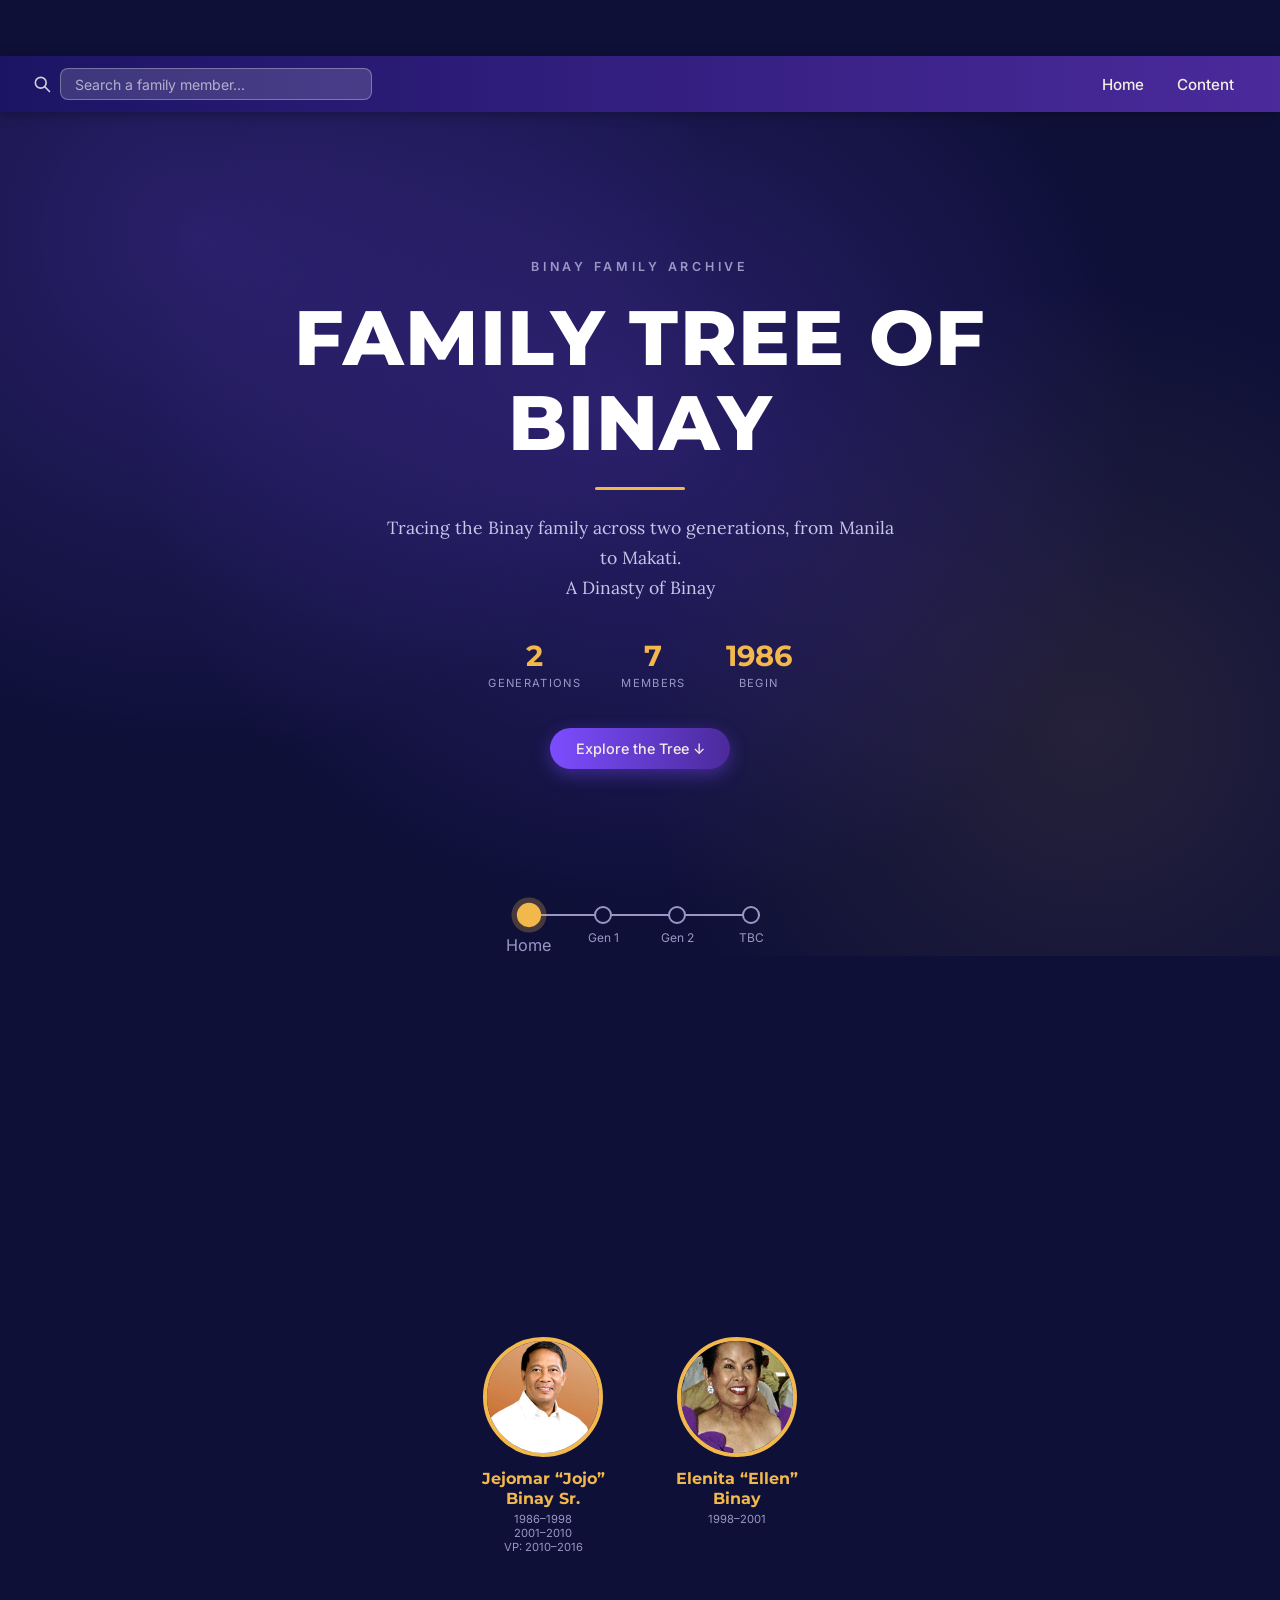
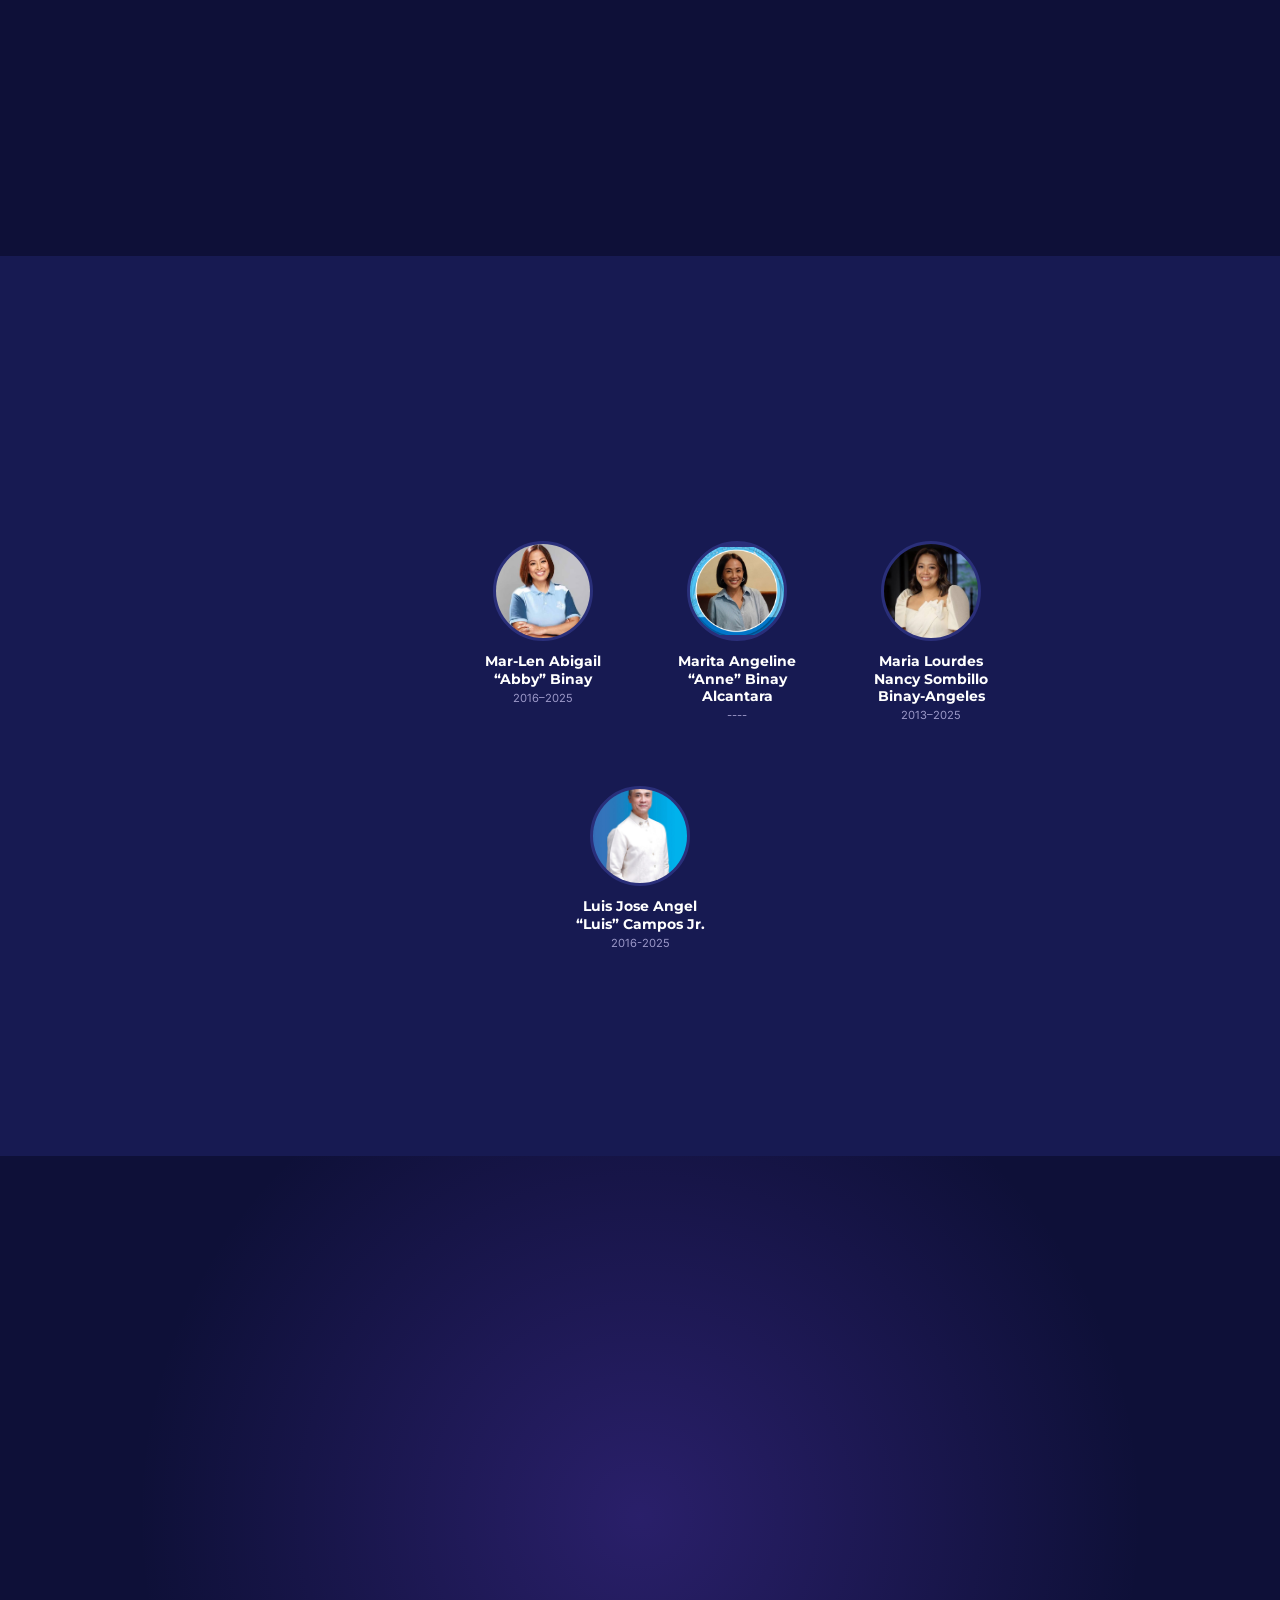
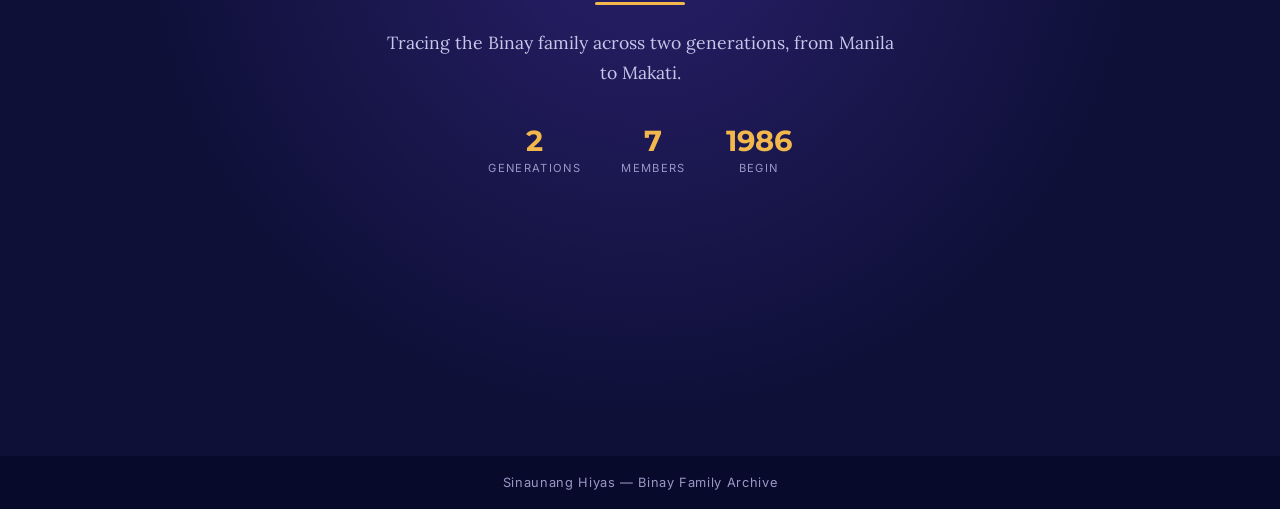
<file: index.html>
<!DOCTYPE html>
<html lang="en">
<head>
    <meta charset="UTF-8">
    <meta name="viewport" content="width=device-width, initial-scale=1.0">
    <title>Binay Family Tree</title>
    <link rel="icon" type="image/x-icon" src="Photo/Tree_logo.png">
    <link href="https://fonts.googleapis.com/css2?family=Playfair+Display:wght@400;700&family=Lora:wght@400;600&family=Inter:wght@400;500&display=swap" rel="stylesheet">
    <link rel="stylesheet" href="index.css">
</head>
<body>

    <nav>
        <div class="search-wrap">
            <svg class="search-icon" viewBox="0 0 24 24" fill="none" xmlns="http://www.w3.org/2000/svg">
                <circle cx="10.5" cy="10.5" r="6.5" stroke="#F2EDE4" stroke-width="2"/>
                <line x1="15.5" y1="15.5" x2="21" y2="21" stroke="#F2EDE4" stroke-width="2" stroke-linecap="round"/>
            </svg>
            <input type="text" id="search-input" class="search-input" placeholder="Search a family member..." autocomplete="off"/>
            <ul id="search-suggestions" class="search-suggestions"></ul>
        </div>
        <ul class="navbar">
            <li><a href="index.html">Home</a></li>
            <li><a href="content.html">Content</a></li>
        </ul>
    </nav>               
    <main>
        <div class="progress-bar">
            <div class="progress-step progress-step-active" data-title="Home"></div>
            <div class="progress-step" data-title="Gen 1"></div>
            <div class="progress-step" data-title="Gen 2"></div>
            <div class="progress-step" data-title="TBC"></div>
        </div>
        <!-- ── Home ── -->
        <section class="gen-section" id="home">
            <div class="home-inner">
                <span class="home-eyebrow fade-item">Binay Family Archive</span>
                <h1 class="home-title fade-item">Family Tree of Binay</h1>
                <div class="home-divider fade-item"></div>
                <p class="home-sub fade-item">
                    Tracing the Binay family across two generations,
                    from Manila to Makati.
                    <br>
                    A Dinasty of Binay
                </p>

                <div class="home-stats fade-item">
                    <div class="stat"><strong>2</strong><span>Generations</span></div>
                    <div class="stat"><strong>7</strong><span>Members</span></div>
                    <div class="stat"><strong>1986</strong><span>Begin</span></div>
                </div>

                <a href="#gen-1" class="home-cta fade-item">Explore the Tree ↓</a>
            </div>
        </section>
        <!-- ── Generation 1 ── -->
        <section class="gen-section" id="gen-1">
            <div class="gen-inner">
                <div class="gen-label fade-item">1st Generation</div>
                <div class="gen-nodes">

                    <div class="node root fade-item">
                        <div class="node-photo"><span class="placeholder-icon"><img
                            src="Photo\jejomar_binay.png" alt="👤"></span></div>
                        <div class="node-info">
                            <span class="node-name">Jejomar “Jojo” Binay Sr.</span>
                            <span class="node-dates">1986–1998 <br> 2001–2010 <br>  VP: 2010–2016</span>
                        </div>
                        <div class="hcard hcard-right">
                            <strong class="hc-name">Jejomar “Jojo” Binay Sr.</strong>
                            <span class="hc-role">Patriarch</span>
                            <ul>
                                <li><b>Born:</b> November 11, 1942</li>
                                <li><b>Died:</b> ----</li>
                                <li><b>Birthplace:</b> Paco, Manila, Metro Manila, Philippines</li>
                                <li><b>Spouse:</b> Elenita “Ellen” Binay</li>
                            </ul>
                        </div>
                    </div>

                    <div class="node root fade-item">
                        <div class="node-photo"><span class="placeholder-icon"><img
                            src="Photo\images.png" alt="👤"></span></div>
                        <div class="node-info">
                            <span class="node-name">Elenita “Ellen” Binay</span>
                            <span class="node-dates">1998–2001</span>
                        </div>
                        <div class="hcard hcard-left">
                            <strong class="hc-name">Elenita “Ellen” Binay</strong>
                            <span class="hc-role">Matriarch</span>
                            <ul>
                                <li><b>Born:</b> November 25, 1943</li>
                                <li><b>Died:</b> ----</li>
                                <li><b>Birthplace:</b>  Angat, Bulacan, Central Luzon, Philippines</li>
                                <li><b>Spouse:</b> Jejomar “Jojo” Binay Sr.</li>
                            </ul>
                        </div>
                    </div>

                </div>
            </div>
        </section>

        <!-- ── Generation 2 — card pops to the RIGHT ── -->
        <section class="gen-section" id="gen-2">
            <div class="gen-inner">
                <div class="gen-label fade-item">2nd Generation</div>
                <div class="gen-nodes">

                    <div class="node fade-item">
                        <div class="node-photo"><span class="placeholder-icon"><img
                            src="Photo\JEJOMAR_BINAY_JR.png" alt="👤"></span></div>
                        <div class="node-info">
                            <span class="node-name">Jejomar “Junjun” Binay Jr. </span>
                            <span class="node-dates">2010–2015.</span>
                        </div>
                        <div class="hcard hcard-left">
                            <strong class="hc-name">Jejomar “Junjun” Binay Jr. </strong>
                            <span class="hc-role">Son</span>
                            <ul>
                                <li><b>Born:</b> July 12, 1977</li>
                                <li><b>Birthplace:</b> Quezon City, Metro Manila, Philippines</li>
                                <li><b>Spouse:</b> ----</li>
                            </ul>
                        </div>
                    </div>

                    <div class="node fade-item">
                        <div class="node-photo"><span class="placeholder-icon"><img
                            src="Photo\Abby.png" alt="👤"></span></div>
                        <div class="node-info">
                            <span class="node-name">Mar-Len Abigail “Abby” Binay</span>
                            <span class="node-dates">2016–2025</span>
                        </div>
                        <div class="hcard hcard-left">
                            <strong class="hc-name">Mar-Len Abigail “Abby” Binay</strong>
                            <span class="hc-role">Daughter</span>
                            <ul>
                                <li><b>Born:</b> December 12, 1975</li>
                                <li><b>Birthplace:</b> Quezon City, Metro Manila, Philippines</li>
                                <li><b>Spouse:</b> Luis Jose Angel “Luis” Campos Jr.</li>
                            </ul>
                        </div>
                    </div>

                    <div class="node fade-item">
                        <div class="node-photo"><span class="placeholder-icon"><img
                            src="Photo\Anne.png" alt="👤"></span></div>
                        <div class="node-info">
                            <span class="node-name">Marita Angeline “Anne” Binay Alcantara</span>
                            <span class="node-dates"> ---- </span>
                        </div>
                        <div class="hcard hcard-right">
                            <strong class="hc-name">Marita Angeline “Anne” Binay Alcantara</strong>
                            <span class="hc-role">Daughter</span>
                            <ul>
                                <li><b>Born:</b> Birthdate: May 12, 1973</li>
                                <li><b>Birthplace:</b> Quezon City, Metro Manila, Philippines</li>
                                <li><b>Spouse:</b> ----</li>
                            </ul>
                        
                        </div>
                    </div>

                    <div class="node fade-item">
                        <div class="node-photo"><span class="placeholder-icon"><img
                            src="Photo\NANCY.png" alt="👤"></span></div>
                        <div class="node-info">
                            <span class="node-name">Maria Lourdes Nancy Sombillo Binay-Angeles</span>
                            <span class="node-dates">2013–2025</span>
                        </div>
                        <div class="hcard hcard-right">
                            <strong class="hc-name">Maria Lourdes Nancy Sombillo Binay-Angeles</strong>
                            <span class="hc-role">Daughter</span>
                            <ul>
                                <li><b>Born:</b> May 12, 1973</li>
                                <li><b>Birthplace:</b> Sampaloc, Manila, Metro Manila, Philippines</li>
                                <li><b>Spouse:</b> Jejomar “Junjun” Binay Jr. </li>
                            </ul>
                        </div>
                    </div>
                    
                    <div class="node fade-item no-shift">
                        <div class="node-photo"><span class="placeholder-icon"><img
                            src="Photo\Luis.png" alt="👤"></span></div>
                        <div class="node-info">
                            <span class="node-name">Luis Jose Angel “Luis” Campos Jr. </span>
                            <span class="node-dates">2016-2025</span>
                        </div>
                        <div class="hcard hcard-left">
                            <strong class="hc-name">Luis Jose Angel “Luis” Campos Jr. </strong>
                            <span class="hc-role">Spouse of Mar-Len Abigail “Abby” Binay</span>
                            <ul>
                                <li><b>Born:</b> May 12, 1979</li>
                                <li><b>Birthplace:</b> Quezon City, Metro Manila, Philippines</li>
                                <li><b>Spouse:</b> Mar-Len Abigail “Abby” Binay</li>
                            </ul>
                        </div>
                    </div>
                </div>
            </div>
        </section>

        <!-- ── To Be Continued ── -->
        <section class="gen-section" id="home">
            <div class="home-inner">
                <span class="home-eyebrow fade-item">Binay Family Archive</span>
                <h1 class="home-title fade-item">Family Tree of Binay</h1>
                <div class="home-divider fade-item"></div>
                <p class="home-sub fade-item">
                    Tracing the Binay family across two generations,
                    from Manila to Makati.
                </p>

                <div class="home-stats fade-item">
                    <div class="stat"><strong>2</strong><span>Generations</span></div>
                    <div class="stat"><strong>7</strong><span>Members</span></div>
                    <div class="stat"><strong>1986</strong><span>Begin</span></div>
                </div>

                <a href="#gen-1" class="home-cta fade-item">To Be Continued ↑</a>
            </div>
        </section>
    </main>

    <footer>
        <p>Sinaunang Hiyas &mdash; Binay Family Archive</p>
    </footer>

    <script src="index.js" defer>
    </script>
</body>
</html>
</file>
<file: index.css>
@import url('https://fonts.googleapis.com/css2?family=Playfair+Display:wght@400;700&family=Lora:wght@400;600&family=Inter:wght@400;500&family=Montserrat:wght@500;800&display=swap');

/* ── Variables ──────────────────────────────────────── */
:root {
  --bg:        #0E1038;   /* midnight navy */
  --bg-alt:    #171A52;   /* alternate section */
  --text:      #FFFFFF;
  --text-soft: #C9C6EA;   /* lavender subtext */
  --gold:      #F2B84B;   /* bokeh-light accent */

  --color-primary:   #7C4DFF;   /* violet */
  --color-secondary: #F2EDE4;   /* kept: used as light text color */
  --color-accent:    #F2B84B;
  --color-highlight: #2A2F7A;
  --color-dark:      #080A2B;
  --color-muted:     #9A97C7;
  --line:            #2A2F7A;
  --nav-height:      56px;

  --font-display: "Montserrat", "Segoe UI", sans-serif;
  --font-body:    "Lora", "Georgia", serif;
  --font-ui:      "Inter", "Segoe UI", sans-serif;
}

/* ── Reset ──────────────────────────────────────────── */
*, *::before, *::after { box-sizing: border-box; margin: 0; padding: 0; }

html {
    scroll-snap-type: y mandatory;
    overflow-y: scroll;
    height: 100%;
}

body {
    background-color: var(--bg);
    background-image:
        radial-gradient(circle at 15% 20%, rgba(124,77,255,0.25), transparent 40%),
        radial-gradient(circle at 85% 75%, rgba(242,184,75,0.10), transparent 35%);
    background-attachment: fixed;
    color: var(--text);
    font-family: var(--font-body);
    min-height: 100%;
}

/* ── Nav ─────────────────────────────────────────────── */
nav {
    position: fixed;
    top: 0; left: 0; right: 0;
    z-index: 999;
    height: var(--nav-height);
    background: linear-gradient(90deg, #1B1464, #4B2A9B);
    padding: 0 2rem;
    display: flex;
    align-items: center;
    justify-content: space-between;
    gap: 1rem;
    box-shadow: 0 2px 12px rgba(0,0,0,0.3);
}
.navbar { list-style: none; display: flex; gap: 0.25rem; flex-shrink: 0; }
.navbar li a {
    font-family: var(--font-ui);
    color: var(--color-secondary);
    text-decoration: none;
    font-weight: 500;
    font-size: 0.95rem;
    padding: 0.4rem 0.9rem;
    border-radius: 6px;
    transition: background 0.2s;
}
.navbar li a:hover { background: rgba(255,255,255,0.15); }

/* ── Search ──────────────────────────────────────────── */
.search-wrap {
    position: relative;
    display: flex;
    align-items: center;
    gap: 0.5rem;
    flex: 1;
    max-width: 340px;
}
.search-icon { width: 20px; height: 20px; flex-shrink: 0; opacity: 0.85; }
.search-input {
    flex: 1;
    background: rgba(255,255,255,0.15);
    border: 1.5px solid rgba(255,255,255,0.3);
    border-radius: 8px;
    padding: 0.42rem 0.85rem;
    font-family: var(--font-ui);
    font-size: 0.88rem;
    color: #fff;
    outline: none;
    transition: background 0.2s, border-color 0.2s;
}
.search-input::placeholder { color: rgba(255,255,255,0.6); }
.search-input:focus {
    background: rgba(255,255,255,0.22);
    border-color: rgba(255,255,255,0.7);
}
.search-suggestions {
    position: absolute;
    top: calc(100% + 6px);
    left: 0; right: 0;
    background-color: var(--color-dark);
    border-radius: 8px;
    list-style: none;
    padding: 0.3rem 0;
    box-shadow: 0 8px 24px rgba(0,0,0,0.3);
    z-index: 200;
    display: none;
    border: 1px solid rgba(255,255,255,0.08);
}
.search-suggestions.open { display: block; }
.search-suggestions li a {
    display: block;
    padding: 0.55rem 1rem;
    font-family: var(--font-ui);
    font-size: 0.85rem;
    color: var(--color-secondary);
    text-decoration: none;
    transition: background 0.15s;
}
.search-suggestions li a:hover { background: rgba(124,77,255,0.35); color: #fff; }
.search-suggestions li a span.match { color: var(--gold); font-weight: 600; }
.search-no-results {
    padding: 0.55rem 1rem;
    font-family: var(--font-ui);
    font-size: 0.82rem;
    color: var(--color-muted);
    font-style: italic;
}

/* ── Progress Steps ─────────────────────────────────── */
.progress-bar {
    position: fixed;
    bottom: 2rem;
    left: 50%;
    transform: translateX(-50%);
    z-index: 900;
    display: flex;
    flex-direction: row;
    align-items: center;
    gap: 56px;
}

/* connecting line behind the dots */
.progress-bar::before {
    content: "";
    position: absolute;
    top: 50%;
    transform: translateY(-50%);
    left: 0;
    width: 100%;
    height: 2px;
    background-color: var(--color-muted);
    z-index: 0;
}

.progress-step {
    position: relative;
    z-index: 1;
    width: 18px;
    height: 18px;
    background-color: var(--bg);
    border: 2px solid var(--color-muted);
    border-radius: 50%;
    cursor: pointer;
    transition: background-color 0.3s, transform 0.3s, border-color 0.3s, box-shadow 0.3s;
    flex-shrink: 0;
}

.progress-step::after {
    content: attr(data-title);
    position: absolute;
    top: calc(100% + 2px);
    left: 50%;
    transform: translateX(-50%);
    transform-origin: top center;
    margin-top: 6px;
    font-family: var(--font-ui);
    font-size: 0.75rem;
    color: var(--color-muted);
    white-space: nowrap;
}

.progress-step:hover {
    transform: scale(1.35);
    border-color: var(--gold);
}
.progress-step-active {
    background-color: var(--gold);
    border-color: var(--gold);
    transform: scale(1.35);
    box-shadow: 0 0 0 4px rgba(242, 184, 75, 0.25);
}

/* ── Main ────────────────────────────────────────────── */
main { padding-top: var(--nav-height); }

#home {
    background-color: transparent;
    background-image: radial-gradient(circle at 50% 40%, rgba(124,77,255,0.25), transparent 60%);
}

.home-inner {
    display: flex;
    flex-direction: column;
    align-items: center;
    text-align: center;
    gap: 1.4rem;
    max-width: 700px;
}

.home-eyebrow {
    font-family: var(--font-ui);
    font-size: 0.78rem;
    font-weight: 600;
    letter-spacing: 0.3em;
    text-transform: uppercase;
    color: var(--color-muted);
}

.home-title {
    font-family: var(--font-display);
    font-size: clamp(2.6rem, 7vw, 4.8rem);
    font-weight: 800;
    text-transform: uppercase;
    letter-spacing: 0.02em;
    line-height: 1.1;
    color: var(--text);
}

.home-divider {
    width: 90px;
    height: 3px;
    background-color: var(--color-accent);
    border-radius: 2px;
}

.home-sub {
    font-family: var(--font-body);
    font-size: 1.1rem;
    line-height: 1.7;
    color: var(--text-soft);
    max-width: 520px;
}

.home-stats {
    display: flex;
    gap: 2.5rem;
    margin-top: 0.8rem;
}
.stat { display: flex; flex-direction: column; gap: 0.2rem; }
.stat strong {
    font-family: var(--font-display);
    font-size: 1.8rem;
    color: var(--gold);
}
.stat span {
    font-family: var(--font-ui);
    font-size: 0.7rem;
    letter-spacing: 0.12em;
    text-transform: uppercase;
    color: var(--color-muted);
}

.home-cta {
    margin-top: 1rem;
    font-family: var(--font-ui);
    font-weight: 500;
    font-size: 0.9rem;
    color: var(--color-secondary);
    background: linear-gradient(90deg, #7C4DFF, #4B2A9B);
    text-decoration: none;
    padding: 0.75rem 1.6rem;
    border-radius: 999px;
    box-shadow: 0 6px 18px rgba(124,77,255,0.4);
    transition: transform 0.2s, box-shadow 0.2s;
}
.home-cta:hover {
    transform: translateY(-2px);
    box-shadow: 0 10px 24px rgba(124,77,255,0.5);
}

/* stagger the hero items (the .gen-nodes delays don't apply here) */
.home-inner .fade-item:nth-child(1) { transition-delay: 0.05s; }
.home-inner .fade-item:nth-child(2) { transition-delay: 0.15s; }
.home-inner .fade-item:nth-child(3) { transition-delay: 0.25s; }
.home-inner .fade-item:nth-child(4) { transition-delay: 0.35s; }
.home-inner .fade-item:nth-child(5) { transition-delay: 0.45s; }
.home-inner .fade-item:nth-child(6) { transition-delay: 0.55s; }

/* ── Gen Sections ────────────────────────────────────── */
.gen-section {
    height: 100vh;
    scroll-snap-align: start;
    scroll-snap-stop: always;
    display: flex;
    align-items: center;
    justify-content: center;
    padding: 4rem 2rem 3rem;
    position: relative;
    overflow: visible;
}
#gen-1 { background-color: var(--bg); }
#gen-2 { background-color: var(--bg-alt); }
#gen-3 { background-color: var(--bg); }

.gen-inner {
    display: flex;
    flex-direction: column;
    align-items: center;
    gap: 2.5rem;
    width: 100%;
    max-width: 900px;
}
.gen-label {
    font-family: var(--font-ui);
    font-size: 0.75rem;
    font-weight: 600;
    letter-spacing: 0.2em;
    text-transform: uppercase;
    color: var(--text-soft);
    padding: 0.25rem 0.9rem;
    border-left: 3px solid var(--gold);
}
.gen-nodes {
    display: flex;
    justify-content: center;
    align-items: flex-start;
    gap: 4rem;
    flex-wrap: wrap;
    position: relative;
}
.gen-nodes-wide { gap: 3rem; }

/* ── Fade-in ─────────────────────────────────────────── */
.fade-item {
    opacity: 0;
    transform: translateY(28px);
    transition: opacity 0.65s ease, transform 0.65s ease, translate 0.3s ease;
}
.fade-item.visible { opacity: 1; transform: translateY(0); }
.gen-nodes .fade-item:nth-child(1) { transition-delay: 0.05s, 0.05s, 0s; }
.gen-nodes .fade-item:nth-child(2) { transition-delay: 0.18s, 0.18s, 0s; }
.gen-nodes .fade-item:nth-child(3) { transition-delay: 0.31s, 0.31s, 0s; }
.gen-nodes .fade-item:nth-child(4) { transition-delay: 0.44s, 0.44s, 0s; }

/* ── Node ────────────────────────────────────────────── */
.node {
    display: flex;
    flex-direction: column;
    align-items: center;
    width: 130px;
    position: relative;
    cursor: pointer;
    isolation: isolate;
}

/* ── Photo Circle ────────────────────────────────────── */
.node-photo {
    width: 100px; height: 100px;
    border-radius: 50%;
    border: 3px solid var(--color-highlight);
    background-color: var(--color-highlight);
    display: flex;
    align-items: center;
    justify-content: center;
    margin-bottom: 0.75rem;
    transition: border-color 0.25s, transform 0.25s, box-shadow 0.25s;
    overflow: hidden;
}
.node-photo img {
    width: 100%;
    height: 100%;
    object-fit: cover;          /* fills the circle without stretching */
    object-position: center 20%; /* keeps faces in view; use "center top" if heads get cut */
    display: block;
}
.placeholder-icon { font-size: 2.6rem; line-height: 1; user-select: none; 
}

.node:hover .node-photo {
    border-color: var(--gold);
    transform: scale(1.08);
    box-shadow: 0 8px 24px rgba(124,77,255,0.5);
}
.node.root .node-photo {
    width: 120px; height: 120px;
    border-color: var(--gold);
    border-width: 4px;
}
.node.child .node-photo { width: 85px; height: 85px; }

/* ── Node Info ───────────────────────────────────────── */
.node-info {
    display: flex;
    flex-direction: column;
    align-items: center;
    text-align: center;
    gap: 0.15rem;
}
.node-name {
    font-family: var(--font-display);
    font-size: 0.88rem;
    font-weight: 700;
    color: var(--text);
    line-height: 1.25;
}
.node.root .node-name { font-size: 1rem; color: var(--gold); }
.node-dates { font-family: var(--font-ui); font-size: 0.7rem; color: var(--color-muted); }

/* ── Hover Card — base ───────────────────────────────── */
.hcard {
    position: absolute;
    width: 240px;
    background-color: #14173F;
    color: var(--color-secondary);
    border-radius: 10px;
    padding: 1.1rem 1.2rem;
    box-shadow: 0 8px 32px rgba(0,0,0,0.5);
    pointer-events: none;
    opacity: 0;
    z-index: 200;
    border-bottom: 3px solid var(--gold);
    transition: opacity 0.2s ease, transform 0.2s ease;
}

/* ── LEFT: card pops to the LEFT of the node ── */
.hcard-right {
    right: calc(100% + 16px);
    left: auto;
    top: 50%;
    transform: translateY(-50%) translateX(8px);
}
/* arrow points RIGHT toward the node */
.hcard-right::before {
    content: '';
    position: absolute;
    top: 50%;
    left: 100%;
    transform: translateY(-50%);
    border: 8px solid transparent;
    border-left-color: #14173F;
}

/* ── RIGHT: card pops to the RIGHT of the node ── */
.hcard-left {
    left: calc(100% + 16px);
    right: auto;
    top: 50%;
    transform: translateY(-50%) translateX(-8px);
}
/* arrow points LEFT toward the node */
.hcard-left::before {
    content: '';
    position: absolute;
    top: 50%;
    right: 100%;
    transform: translateY(-50%);
    border: 8px solid transparent;
    border-right-color: #14173F;
}

/* ── ABOVE: card pops above the node (Gen 3) ── */
.hcard-above {
    bottom: calc(100% + 16px);
    left: 50%;
    transform: translateX(-50%) translateY(8px);
    border-bottom: none;
    border-top: 3px solid var(--gold);
}
/* arrow points down */
.hcard-above::before {
    content: '';
    position: absolute;
    top: 100%;
    left: 50%;
    transform: translateX(-50%);
    border: 8px solid transparent;
    border-top-color: #14173F;
}

/* ── Reveal on hover ─────────────────────────────────── */
.node:hover .hcard-right {
    opacity: 1;
    transform: translateY(-50%) translateX(0);
    pointer-events: auto;
}
.node:hover .hcard-left {
    opacity: 1;
    transform: translateY(-50%) translateX(0);
    pointer-events: auto;
}
.node:hover .hcard-above {
    opacity: 1;
    transform: translateX(-50%) translateY(0);
    pointer-events: auto;
}

/* ── Make room: neighbours slide away when a card pops out ── */
/* shift = card width (240) + offset (16) − gap (64) + breathing room */
.gen-nodes { --shift: 210px; }

/* card pops to the RIGHT (.hcard-left) → push the nodes AFTER it to the right */
.node:has(.hcard-left):hover ~ .node:not(.no-shift) {
    translate: var(--shift) 0;
}

/* card pops to the LEFT (.hcard-right) → push the nodes BEFORE it to the left */
.node:has(~ .node:hover .hcard-right):not(.no-shift) {
    translate: calc(var(--shift) * -1) 0;
}

/* ── Card content ────────────────────────────────────── */
.hc-name {
    display: block;
    font-family: var(--font-display);
    font-size: 1rem;
    color: var(--color-secondary);
    margin-bottom: 0.1rem;
}
.hc-role {
    display: block;
    font-family: var(--font-ui);
    font-size: 0.68rem;
    color: var(--gold);
    text-transform: uppercase;
    letter-spacing: 0.1em;
    margin-bottom: 0.6rem;
}
.hcard ul {
    list-style: none;
    padding: 0;
    margin-bottom: 0.6rem;
    display: flex;
    flex-direction: column;
    gap: 0.2rem;
}
.hcard ul li {
    font-family: var(--font-ui);
    font-size: 0.72rem;
    color: #c8bfb8;
    line-height: 1.4;
}
.hcard ul li b { color: var(--color-secondary); }
.hc-bio {
    font-family: var(--font-body);
    font-size: 0.72rem;
    color: #a09890;
    line-height: 1.5;
    border-top: 1px solid rgba(255,255,255,0.1);
    padding-top: 0.5rem;
}

/* ── Footer ──────────────────────────────────────────── */
footer {
    background-color: var(--color-dark);
    color: var(--color-muted);
    font-family: var(--font-ui);
    font-size: 0.8rem;
    text-align: center;
    padding: 1.2rem;
    letter-spacing: 0.05em;
}
</file>
